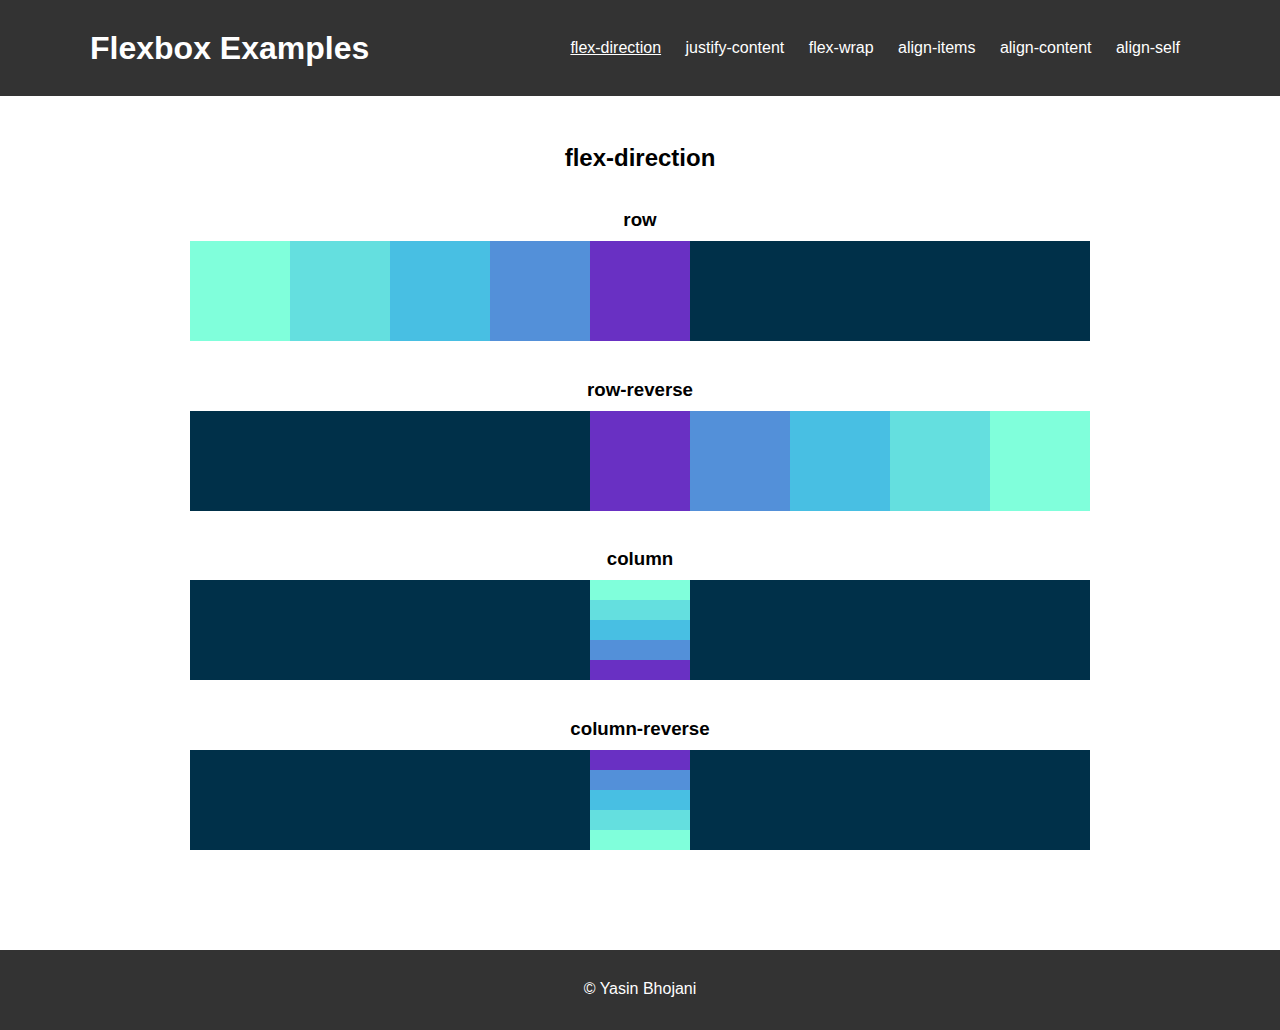
<file: index.html>
<!DOCTYPE html>
<html lang="en">

<head>
    <meta charset="UTF-8">
    <meta http-equiv="X-UA-Compatible" content="IE=edge">
    <meta name="viewport" content="width=device-width, initial-scale=1.0">
    <title>flex-direction</title>
    <link rel="stylesheet" href="app.css">
</head>

<body>
    <header>
        <div id="header-container">
            <h1>Flexbox Examples</h1>
            <ul>
                <li> <a href="index.html" class="active"> flex-direction</a></li>
                <li> <a href="justify-content.html">justify-content</a></li>
                <li> <a href="flex-wrap.html">flex-wrap</a></li>
                <li> <a href="align-items.html">align-items</a></li>
                <li> <a href="align-content.html">align-content</a></li>
                <li> <a href="align-self.html">align-self</a></li>
            </ul>
        </div>
    </header>

    <h2>flex-direction</h2>

    <h3>row</h3>
    <section id="container" class="row">
        <div style="background-color: #80ffdb"></div>
        <div style="background-color: #64dfdf"></div>
        <div style="background-color: #48bfe3"></div>
        <div style="background-color: #5390d9"></div>
        <div style="background-color: #6930c3"></div>
    </section>

    <h3>row-reverse</h3>
    <section id="container" class="row-reverse">
        <div style="background-color: #80ffdb"></div>
        <div style="background-color: #64dfdf"></div>
        <div style="background-color: #48bfe3"></div>
        <div style="background-color: #5390d9"></div>
        <div style="background-color: #6930c3"></div>
    </section>

    <h3>column</h3>
    <section id="container" class="column">
        <div style="background-color: #80ffdb"></div>
        <div style="background-color: #64dfdf"></div>
        <div style="background-color: #48bfe3"></div>
        <div style="background-color: #5390d9"></div>
        <div style="background-color: #6930c3"></div>
    </section>

    <h3>column-reverse</h3>
    <section id="container" class="column-reverse">
        <div style="background-color: #80ffdb"></div>
        <div style="background-color: #64dfdf"></div>
        <div style="background-color: #48bfe3"></div>
        <div style="background-color: #5390d9"></div>
        <div style="background-color: #6930c3"></div>
    </section>
    <footer>
        <div id="footer">&copy; Yasin Bhojani</div>
    </footer>

</body>

</html>
</file>
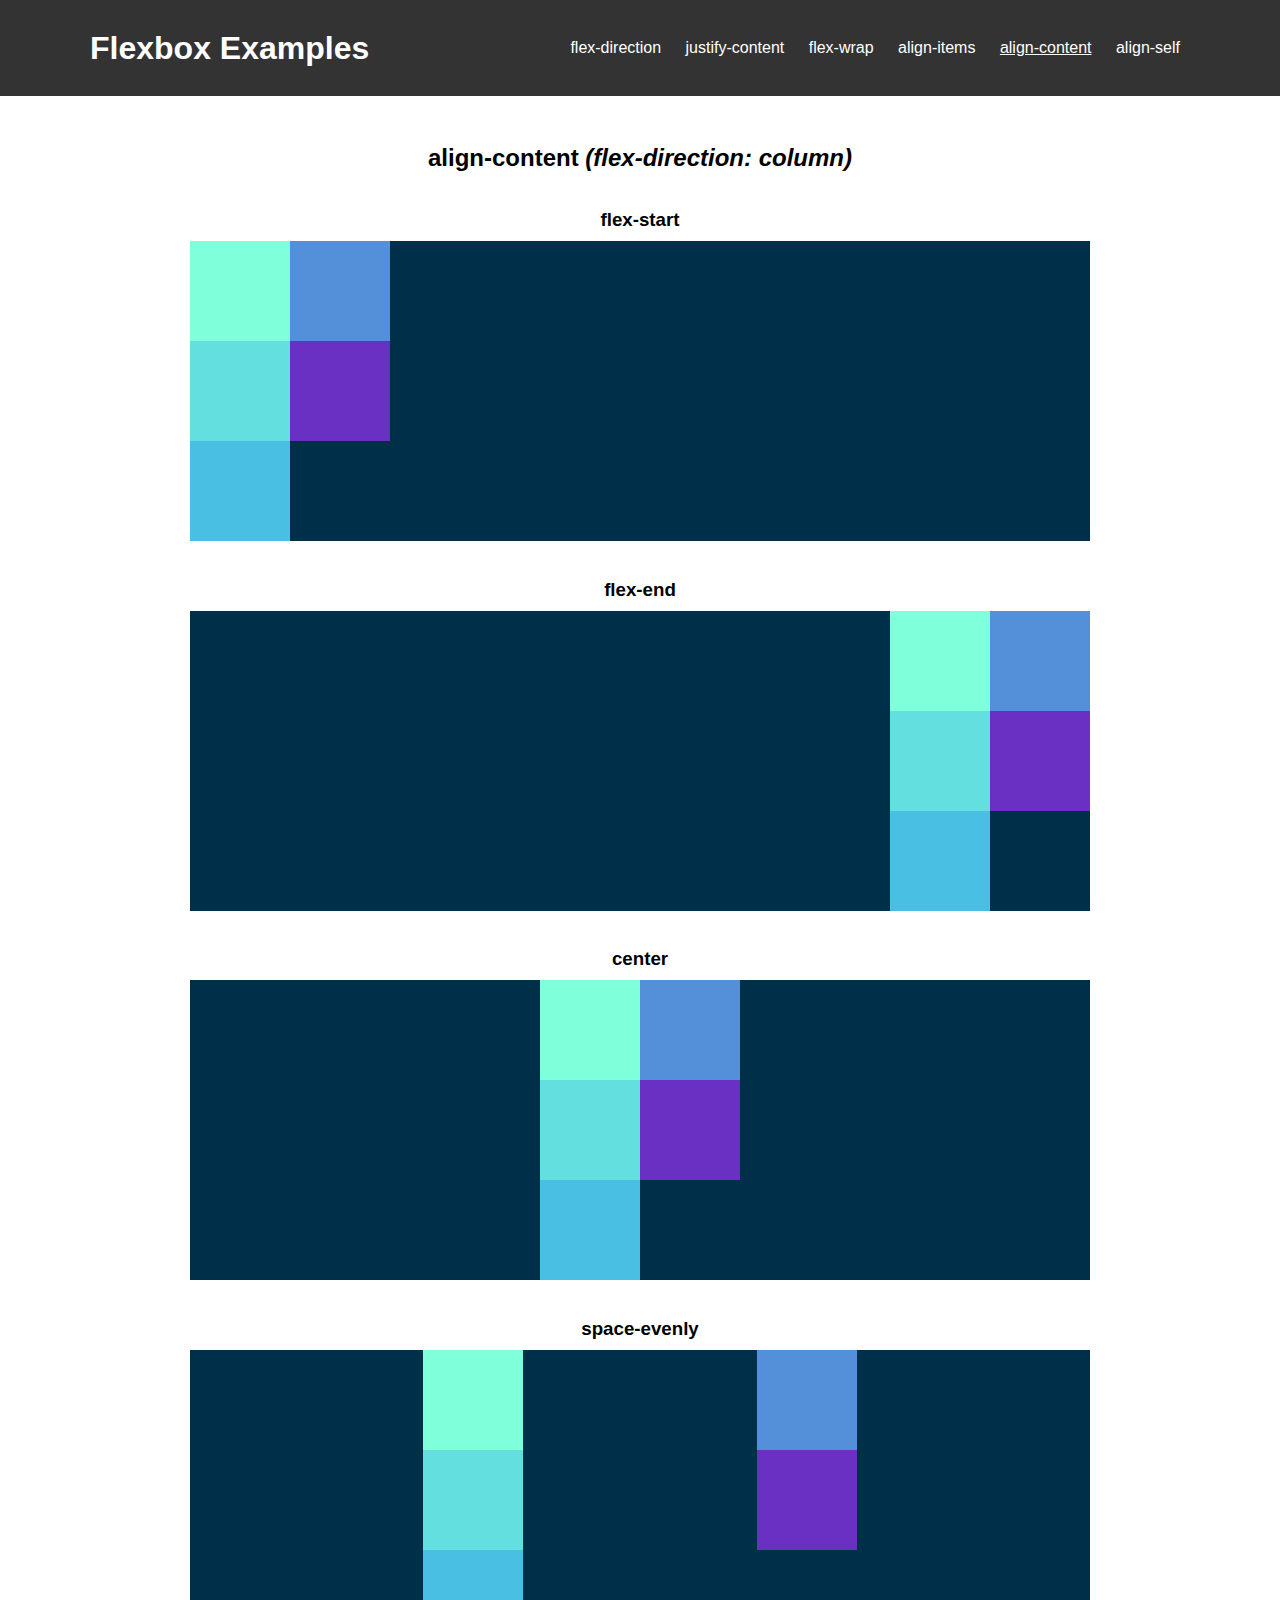
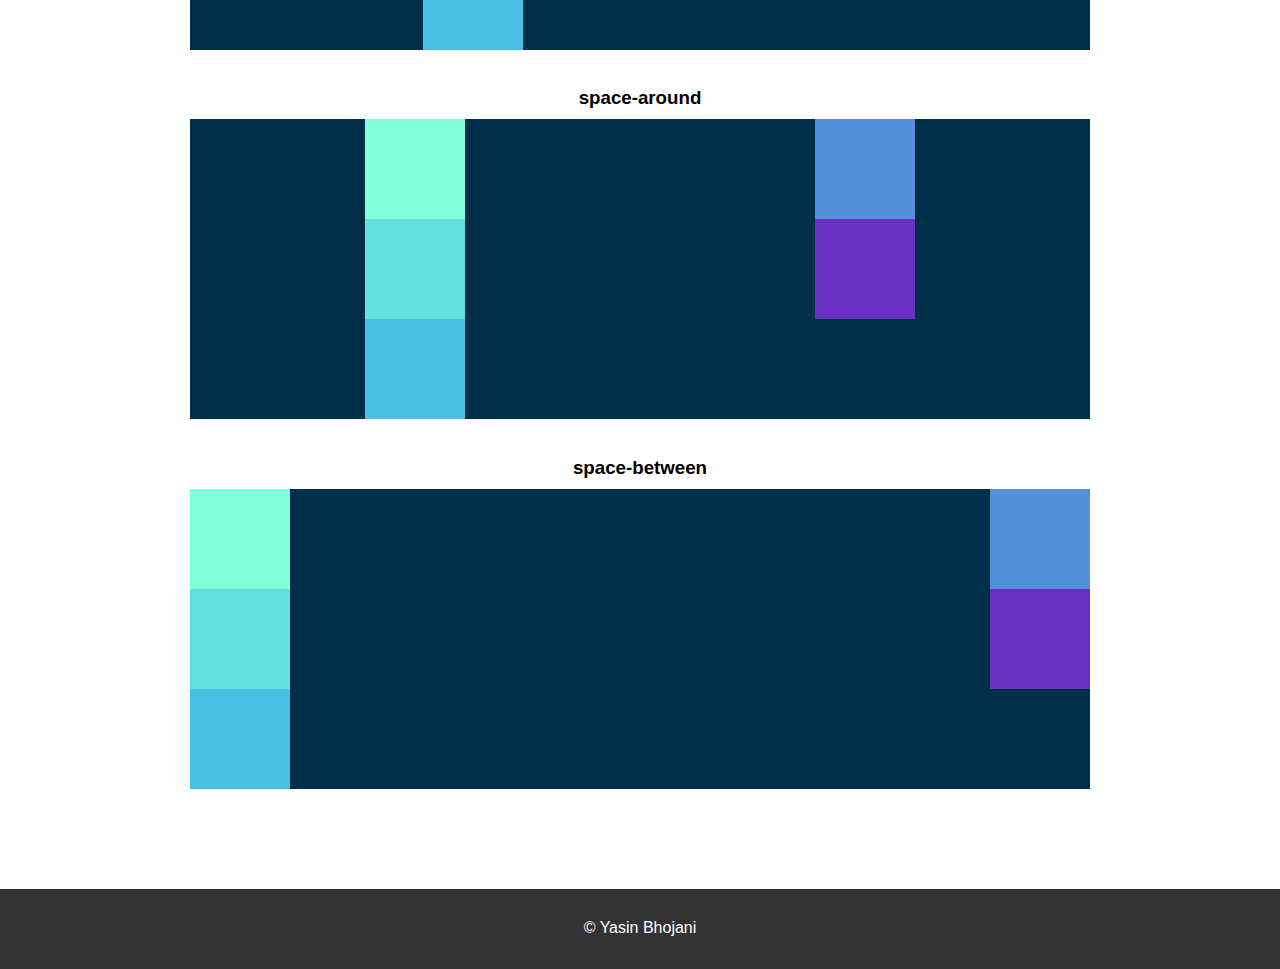
<file: align-content.html>
<!DOCTYPE html>
<html lang="en">

<head>
    <meta charset="UTF-8">
    <meta http-equiv="X-UA-Compatible" content="IE=edge">
    <meta name="viewport" content="width=device-width, initial-scale=1.0">
    <title>align-content</title>
    <link rel="stylesheet" href="app.css">
</head>

<body>

    <header>
        <div id="header-container">
            <h1>Flexbox Examples</h1>
            <ul>
                <li> <a href="index.html"> flex-direction</a></li>
                <li> <a href="justify-content.html">justify-content</a></li>
                <li> <a href="flex-wrap.html">flex-wrap</a></li>
                <li> <a href="align-items.html">align-items</a></li>
                <li> <a href="align-content.html" class="active">align-content</a></li>
                <li> <a href="align-self.html">align-self</a></li>
            </ul>
        </div>
    </header>

    <h2>align-content <i>(flex-direction: column)</i> </h2>

    <h3>flex-start</h3>
    <section id="wrap-container" class="align-content-flex-start">
        <div style="background-color: #80ffdb"></div>
        <div style="background-color: #64dfdf"></div>
        <div style="background-color: #48bfe3"></div>
        <div style="background-color: #5390d9"></div>
        <div style="background-color: #6930c3"></div>
    </section>

    <h3>flex-end</h3>
    <section id="wrap-container" class="align-content-flex-end">
        <div style="background-color: #80ffdb"></div>
        <div style="background-color: #64dfdf"></div>
        <div style="background-color: #48bfe3"></div>
        <div style="background-color: #5390d9"></div>
        <div style="background-color: #6930c3"></div>
    </section>

    <h3>center</h3>
    <section id="wrap-container" class="align-content-center">
        <div style="background-color: #80ffdb"></div>
        <div style="background-color: #64dfdf"></div>
        <div style="background-color: #48bfe3"></div>
        <div style="background-color: #5390d9"></div>
        <div style="background-color: #6930c3"></div>
    </section>

    <h3>space-evenly</h3>
    <section id="wrap-container" class="align-content-space-evenly">
        <div style="background-color: #80ffdb"></div>
        <div style="background-color: #64dfdf"></div>
        <div style="background-color: #48bfe3"></div>
        <div style="background-color: #5390d9"></div>
        <div style="background-color: #6930c3"></div>
    </section>

    <h3>space-around</h3>
    <section id="wrap-container" class="align-content-space-around">
        <div style="background-color: #80ffdb"></div>
        <div style="background-color: #64dfdf"></div>
        <div style="background-color: #48bfe3"></div>
        <div style="background-color: #5390d9"></div>
        <div style="background-color: #6930c3"></div>
    </section>

    <h3>space-between</h3>
    <section id="wrap-container" class="align-content-space-between">
        <div style="background-color: #80ffdb"></div>
        <div style="background-color: #64dfdf"></div>
        <div style="background-color: #48bfe3"></div>
        <div style="background-color: #5390d9"></div>
        <div style="background-color: #6930c3"></div>
    </section>
    <footer>
        <div id="footer">&copy; Yasin Bhojani</div>
    </footer>


</body>

</html>
</file>
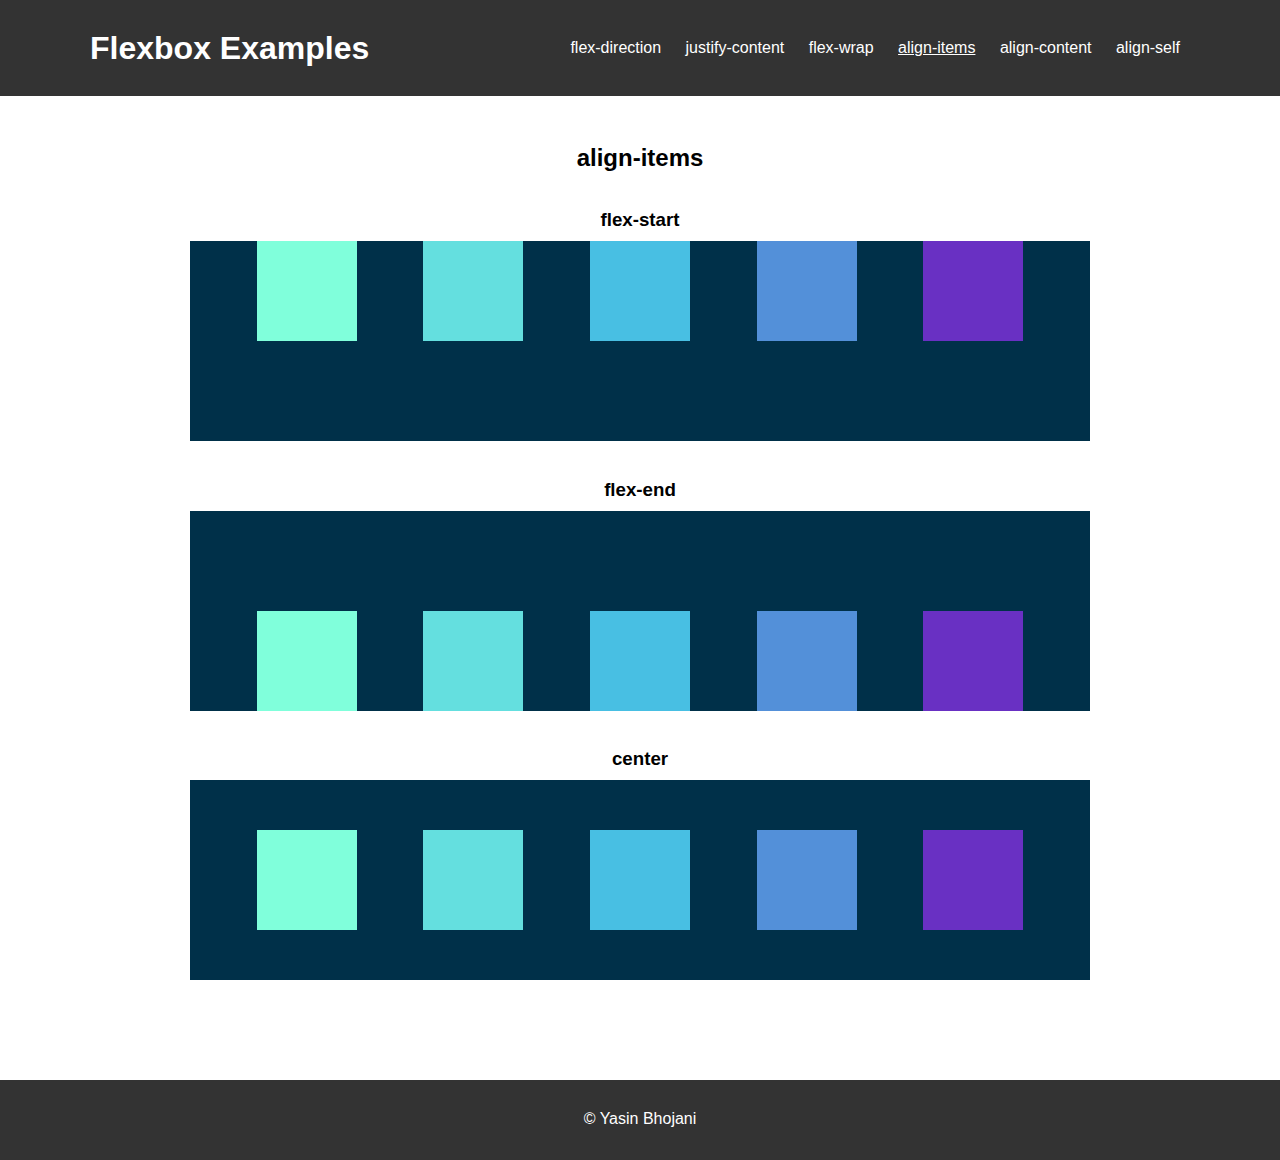
<file: align-items.html>
<!DOCTYPE html>
<html lang="en">
<head>
    <meta charset="UTF-8">
    <meta http-equiv="X-UA-Compatible" content="IE=edge">
    <meta name="viewport" content="width=device-width, initial-scale=1.0">
    <title>align-items</title>
    <link rel="stylesheet" href="app.css">
</head>
<body>

    <header>
        <div id="header-container">
            <h1>Flexbox Examples</h1>
            <ul>
                <li> <a href="index.html"> flex-direction</a></li>
                <li> <a href="justify-content.html">justify-content</a></li>
                <li> <a href="flex-wrap.html">flex-wrap</a></li>
                <li> <a href="align-items.html" class="active">align-items</a></li>
                <li> <a href="align-content.html">align-content</a></li>
                <li> <a href="align-self.html">align-self</a></li>
            </ul>
        </div>
    </header>
    <h2>align-items</h2>


    <h3>flex-start</h3>
    <section id="align-items-container" class="flex-start-align">
        <div style="background-color: #80ffdb"></div>
        <div style="background-color: #64dfdf"></div>
        <div style="background-color: #48bfe3"></div>
        <div style="background-color: #5390d9"></div>
        <div style="background-color: #6930c3"></div>
    </section>

    <h3>flex-end</h3>
    <section id="align-items-container" class="flex-end-align">
        <div style="background-color: #80ffdb"></div>
        <div style="background-color: #64dfdf"></div>
        <div style="background-color: #48bfe3"></div>
        <div style="background-color: #5390d9"></div>
        <div style="background-color: #6930c3"></div>
    </section>

    <h3>center</h3>
    <section id="align-items-container" class="center-align">
        <div style="background-color: #80ffdb"></div>
        <div style="background-color: #64dfdf"></div>
        <div style="background-color: #48bfe3"></div>
        <div style="background-color: #5390d9"></div>
        <div style="background-color: #6930c3"></div>
    </section>
    <footer>
        <div id="footer">&copy; Yasin Bhojani</div>
    </footer>

</body>
</html>
</file>
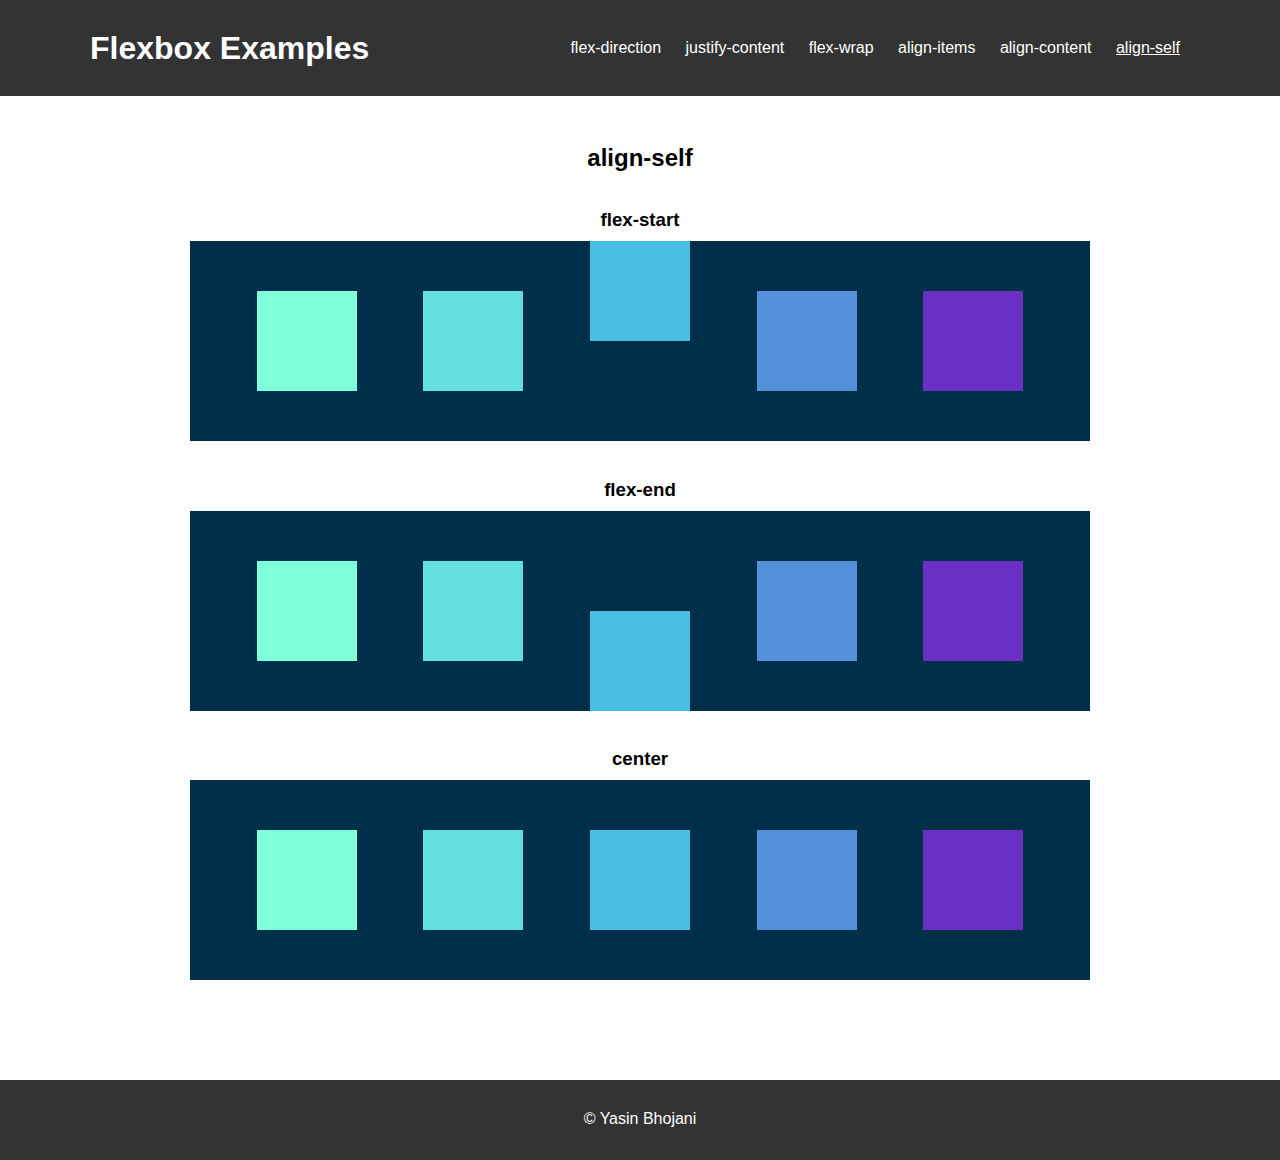
<file: align-self.html>
<!DOCTYPE html>
<html lang="en">

<head>
    <meta charset="UTF-8">
    <meta http-equiv="X-UA-Compatible" content="IE=edge">
    <meta name="viewport" content="width=device-width, initial-scale=1.0">
    <title>align-self</title>
    <link rel="stylesheet" href="app.css">
</head>

<body>

    <header>
        <div id="header-container">
            <h1>Flexbox Examples</h1>
            <ul>
                <li> <a href="index.html"> flex-direction</a></li>
                <li> <a href="justify-content.html">justify-content</a></li>
                <li> <a href="flex-wrap.html">flex-wrap</a></li>
                <li> <a href="align-items.html">align-items</a></li>
                <li> <a href="align-content.html">align-content</a></li>
                <li> <a href="align-self.html" class="active">align-self</a></li>
            </ul>
        </div>
    </header>

    <h2>align-self</h2>

    <h3>flex-start</h3>
    <section id="align-items-container" class="center-align">
        <div style="background-color: #80ffdb"></div>
        <div style="background-color: #64dfdf"></div>
        <div style="background-color: #48bfe3" class="align-self-flex-start"></div>
        <div style="background-color: #5390d9"></div>
        <div style="background-color: #6930c3"></div>
    </section>

    <h3>flex-end</h3>
    <section id="align-items-container" class="center-align">
        <div style="background-color: #80ffdb"></div>
        <div style="background-color: #64dfdf"></div>
        <div style="background-color: #48bfe3" class="align-self-flex-end"></div>
        <div style="background-color: #5390d9"></div>
        <div style="background-color: #6930c3"></div>
    </section>

    <h3>center</h3>
    <section id="align-items-container" class="center-align">
        <div style="background-color: #80ffdb"></div>
        <div style="background-color: #64dfdf"></div>
        <div style="background-color: #48bfe3" class="align-self-center"></div>
        <div style="background-color: #5390d9"></div>
        <div style="background-color: #6930c3"></div>
    </section>
    <footer>
        <div id="footer">&copy; Yasin Bhojani</div>
    </footer>
</body>

</html>
</file>
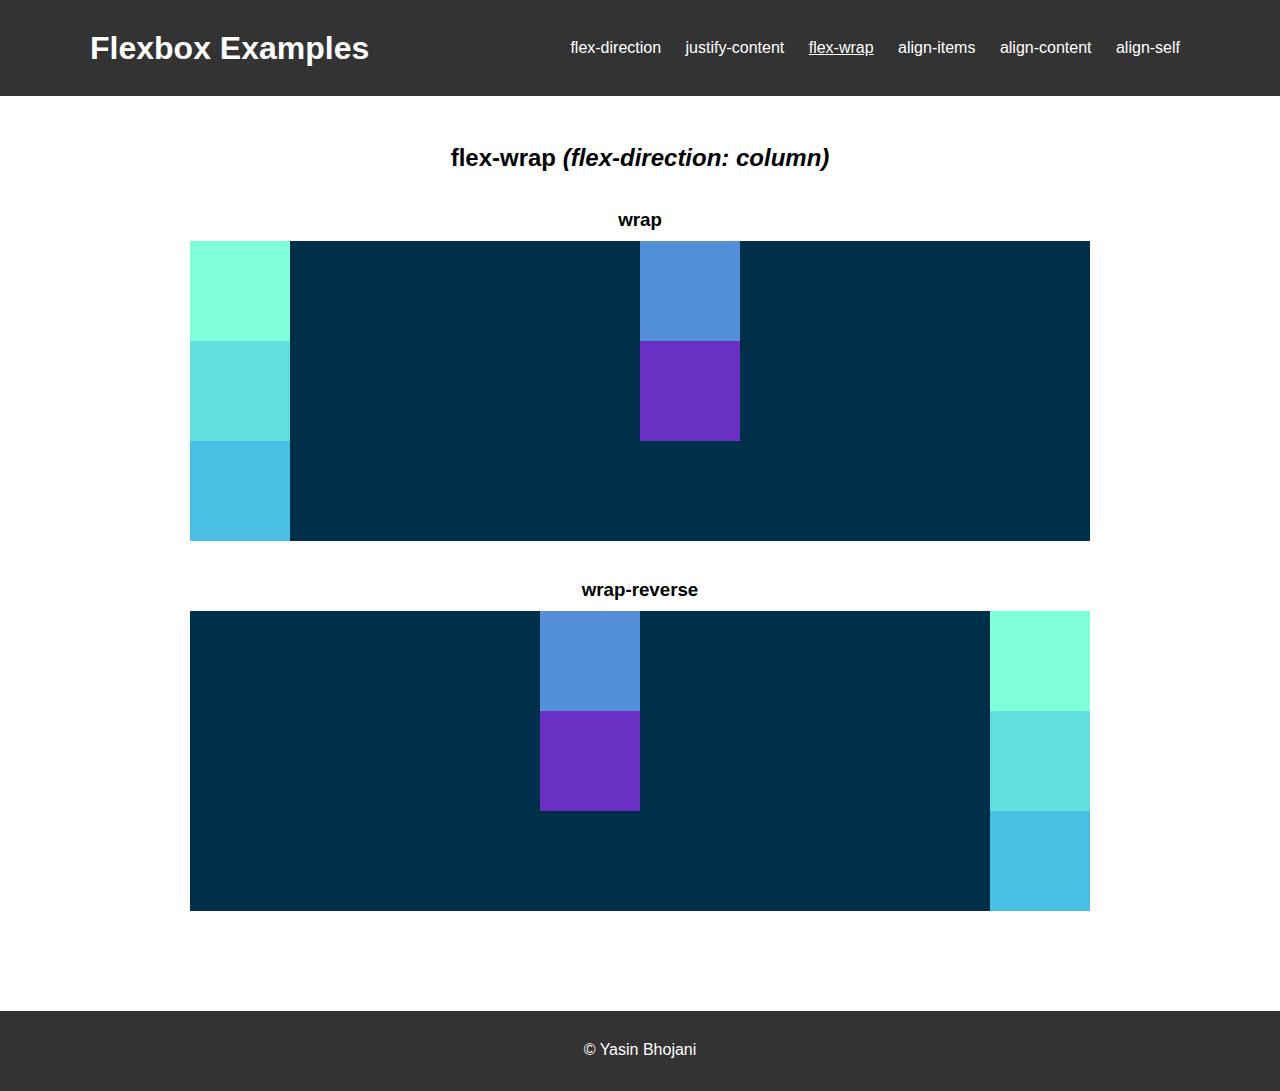
<file: flex-wrap.html>
<!DOCTYPE html>
<html lang="en">
<head>
    <meta charset="UTF-8">
    <meta http-equiv="X-UA-Compatible" content="IE=edge">
    <meta name="viewport" content="width=device-width, initial-scale=1.0">
    <title>flex-wrap</title>
    <link rel="stylesheet" href="app.css">
</head>
<body>

    <header>
        <div id="header-container">
            <h1>Flexbox Examples</h1>
            <ul>
                <li> <a href="index.html"> flex-direction</a></li>
                <li> <a href="justify-content.html">justify-content</a></li>
                <li> <a href="flex-wrap.html" class="active">flex-wrap</a></li>
                <li> <a href="align-items.html">align-items</a></li>
                <li> <a href="align-content.html">align-content</a></li>
                <li> <a href="align-self.html">align-self</a></li>
            </ul>
        </div>
    </header>
    <h2>flex-wrap <i>(flex-direction: column)</i> </h2>


    <h3>wrap</h3>
    <section id="wrap-container" class="wrap">
        <div style="background-color: #80ffdb"></div>
        <div style="background-color: #64dfdf"></div>
        <div style="background-color: #48bfe3"></div>
        <div style="background-color: #5390d9"></div>
        <div style="background-color: #6930c3"></div>
    </section>

    <h3>wrap-reverse</h3>
    <section id="wrap-container" class="wrap-reverse">
        <div style="background-color: #80ffdb"></div>
        <div style="background-color: #64dfdf"></div>
        <div style="background-color: #48bfe3"></div>
        <div style="background-color: #5390d9"></div>
        <div style="background-color: #6930c3"></div>
    </section>
    <footer>
        <div id="footer">&copy; Yasin Bhojani</div>
    </footer>
</body>
</html>
</file>
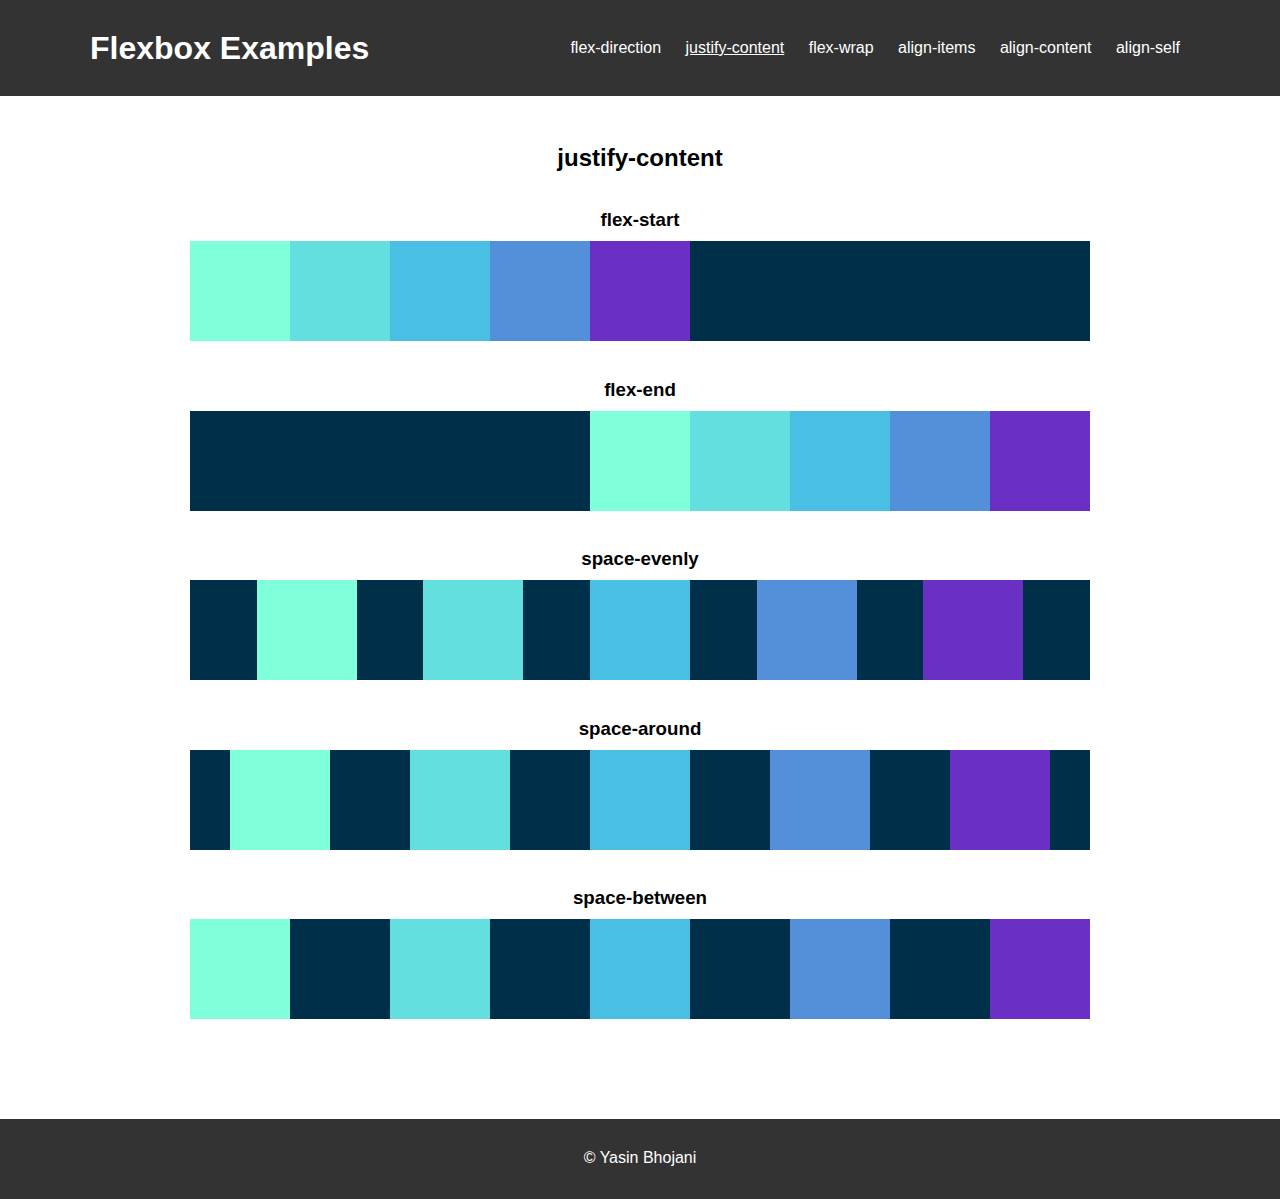
<file: justify-content.html>
<!DOCTYPE html>
<html lang="en">
<head>
    <meta charset="UTF-8">
    <meta http-equiv="X-UA-Compatible" content="IE=edge">
    <meta name="viewport" content="width=device-width, initial-scale=1.0">
    <title>justify-content</title>
    <link rel="stylesheet" href="app.css">
</head>
<body>

    <header>
        <div id="header-container">
            <h1>Flexbox Examples</h1>
            <ul>
                <li> <a href="index.html"> flex-direction</a></li>
                <li> <a href="justify-content.html" class="active">justify-content</a></li>
                <li> <a href="flex-wrap.html">flex-wrap</a></li>
                <li> <a href="align-items.html">align-items</a></li>
                <li> <a href="align-content.html">align-content</a></li>
                <li> <a href="align-self.html">align-self</a></li>
            </ul>
        </div>
    </header>

    <h2>justify-content</h2>


    <h3>flex-start</h3>
    <section id="container" class="flex-start">
        <div style="background-color: #80ffdb"></div>
        <div style="background-color: #64dfdf"></div>
        <div style="background-color: #48bfe3"></div>
        <div style="background-color: #5390d9"></div>
        <div style="background-color: #6930c3"></div>
    </section>

    <h3>flex-end</h3>
    <section id="container" class="flex-end">
        <div style="background-color: #80ffdb"></div>
        <div style="background-color: #64dfdf"></div>
        <div style="background-color: #48bfe3"></div>
        <div style="background-color: #5390d9"></div>
        <div style="background-color: #6930c3"></div>
    </section>

    <h3>space-evenly</h3>
    <section id="container" class="space-evenly">
        <div style="background-color: #80ffdb"></div>
        <div style="background-color: #64dfdf"></div>
        <div style="background-color: #48bfe3"></div>
        <div style="background-color: #5390d9"></div>
        <div style="background-color: #6930c3"></div>
    </section>

    <h3>space-around</h3>
    <section id="container" class="space-around">
        <div style="background-color: #80ffdb"></div>
        <div style="background-color: #64dfdf"></div>
        <div style="background-color: #48bfe3"></div>
        <div style="background-color: #5390d9"></div>
        <div style="background-color: #6930c3"></div>
    </section>

    <h3>space-between</h3>
    <section id="container" class="space-between">
        <div style="background-color: #80ffdb"></div>
        <div style="background-color: #64dfdf"></div>
        <div style="background-color: #48bfe3"></div>
        <div style="background-color: #5390d9"></div>
        <div style="background-color: #6930c3"></div>
    </section>
    <footer>
        <div id="footer">&copy; Yasin Bhojani</div>
    </footer>
</body>
</html>
</file>
<file: app.css>
/* GLOBAL */
*{
    padding: 0;
    margin: 0;
}
body {
    font-family: "Open Sans", sans-serif;
}
h2,
h3 {
    text-align: center;
    margin-top: 2em;
}

/* HEADER */
header{
    background-color: #333;
}
#header-container{
    width: 1100px;
    display: flex;
    align-items: center;
    justify-content: space-between;
    margin: auto;
    height: 6em;
    color: white;
}
li{
    display: inline;
    padding: 0 10px;
}
a{
    color: white;
    text-decoration: none;
}
.active{
    text-decoration: underline;
}


/* CONTENT CONTAINERS */
#container {
    background-color: #003049;
    width: 900px;
    height: 100px;
    margin: 10px auto;
    display: flex;
}
#wrap-container {
    background-color: #003049;
    width: 900px;
    height: 300px;
    margin: 10px auto;
    display: flex;
}
#align-items-container {
    background-color: #003049;
    width: 900px;
    height: 200px;
    margin: 10px auto;
    display: flex;
}
section > div {
    width: 100px;
    height: 100px;
}
hr {
    margin: 30px 0;
}



/* flex-direction */
.row {
    flex-direction: row;
}
.row-reverse {
    flex-direction: row-reverse;
}
.column {
    flex-direction: column;
    align-items: center;
}
.column-reverse {
    flex-direction: column-reverse;
    align-items: center;
}

/* justify-content */
.flex-start {
    justify-content: flex-start;
}
.flex-end {
    justify-content: flex-end;
}
.space-evenly {
    justify-content: space-evenly;
}
.space-around {
    justify-content: space-around;
}
.space-between {
    justify-content: space-between;
}

/* flex-wrap */
.wrap {
    flex-direction: column;
    flex-wrap: wrap;
}
.wrap-reverse {
    flex-direction: column;
    flex-wrap: wrap-reverse;
}

/* align-items */
.flex-start-align {
    justify-content: space-evenly;
    flex-direction: row;
    align-items: flex-start;
}
.flex-end-align {
    justify-content: space-evenly;
    flex-direction: row;
    align-items: flex-end;
}
.center-align {
    justify-content: space-evenly;
    flex-direction: row;
    align-items: center;
}

/* align-content */
.align-content-flex-start{
    flex-direction: column;
    flex-wrap: wrap;
    align-content: flex-start;
}
.align-content-flex-end{
    flex-direction: column;
    flex-wrap: wrap;
    align-content: flex-end;
}
.align-content-center{
    flex-direction: column;
    flex-wrap: wrap;
    align-content: center;
}
.align-content-space-evenly{
    flex-direction: column;
    flex-wrap: wrap;
    align-content: space-evenly;
}
.align-content-space-around{
    flex-direction: column;
    flex-wrap: wrap;
    align-content: space-around;
}
.align-content-space-between{
    flex-direction: column;
    flex-wrap: wrap;
    align-content: space-between;
}

/* align-self */
.align-self-flex-start{
    align-self: flex-start;
}
.align-self-flex-end{
    align-self: flex-end;
}
.align-self-center{
    align-self: center;
}

/* FOOTER */
footer{
    background-color: #333;
    display: flex;
    align-items: center;
    justify-content: center;
    height: 5em;
    margin-top: 100px;
}
#footer{
    height: 20px;
    width: 200px;
    color: white;
    text-align: center;
}
</file>
